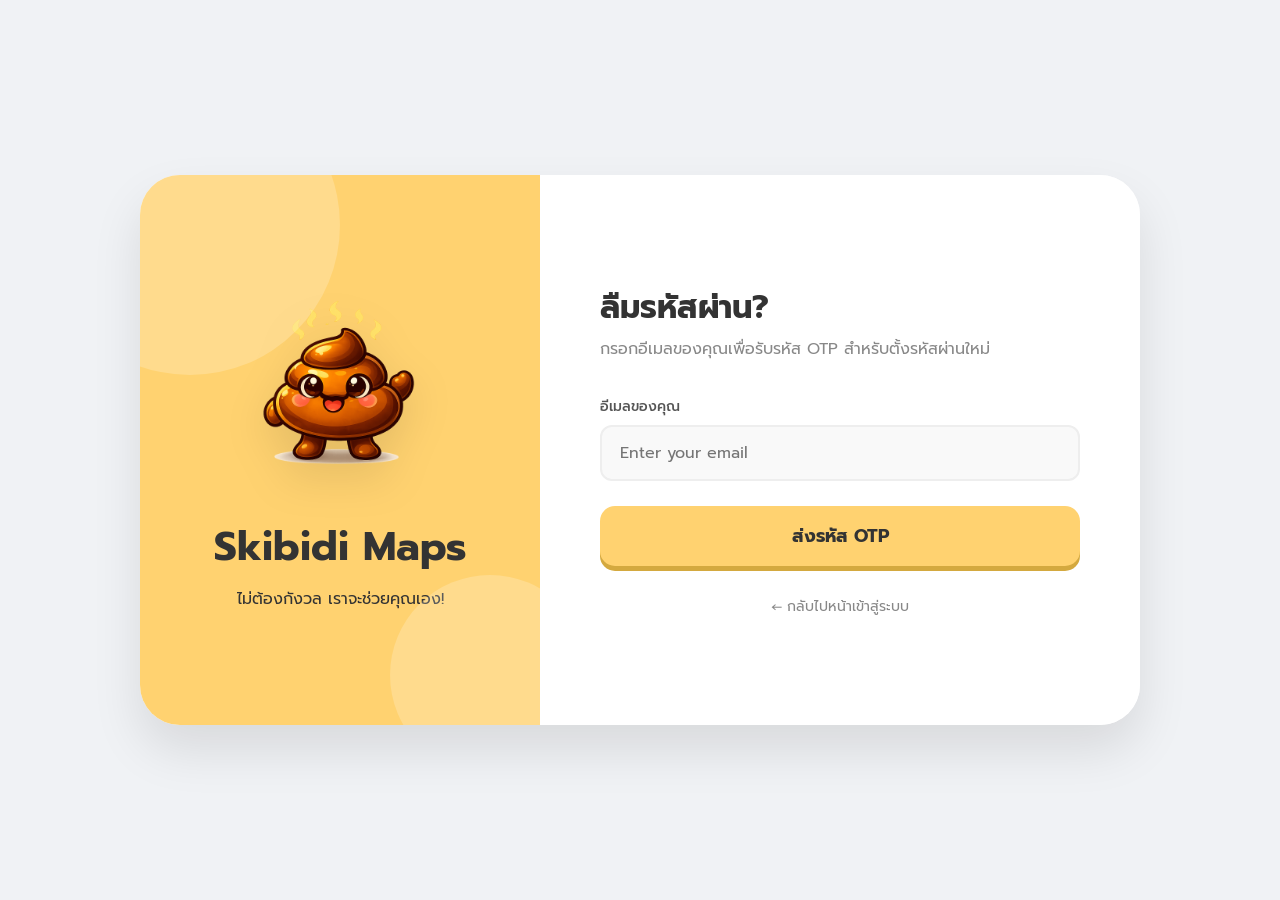
<file: forgot_password.html>
<!DOCTYPE html>
<html lang="en">

<head>
    <meta charset="UTF-8">
    <meta name="viewport" content="width=device-width, initial-scale=1.0">
    <title>Skibidi Maps: Forgot Password</title>
    <link rel="stylesheet" href="style/style.css">
    <link rel="stylesheet" href="style/forgot_password.css">
</head>

<body>

    <div class="forgot-container">
        <div class="forgot-visual">
            <div class="visual-content">
                <img src="image/ChatGPT Image 5 มี.ค. 2569 22_12_29.png" alt="Skibidi Character"
                    class="floating-character">
                <h1>Skibidi Maps</h1>
                <p>ไม่ต้องกังวล เราจะช่วยคุณเอง!</p>
            </div>
            <div class="circle circle-1"></div>
            <div class="circle circle-2"></div>
        </div>

        <div class="forgot-form-side">
            <div class="form-wrapper">
                <h2 class="form-title">ลืมรหัสผ่าน?</h2>
                <p class="subtitle">กรอกอีเมลของคุณเพื่อรับรหัส OTP สำหรับตั้งรหัสผ่านใหม่</p>

                <form id="forgotForm">
                    <div class="input-group">
                        <label for="email">อีเมลของคุณ</label>
                        <input type="email" id="email" placeholder="Enter your email" required>
                    </div>

                    <button type="button" class="btn-send-otp" onclick="sendOTP()">ส่งรหัส OTP</button>
                </form>

                <p class="back-to-login">
                    <a href="login.html">← กลับไปหน้าเข้าสู่ระบบ</a>
                </p>
            </div>
        </div>
    </div>

    <script>
        function sendOTP() {
            const email = document.getElementById('email').value;
            if (email) {
                // จำลองการส่ง OTP และพาไปหน้าถัดไป (เช่นหน้ากรอก OTP)
                alert('ระบบได้ส่งรหัส OTP ไปที่ ' + email + ' แล้ว');
                // window.location.href = 'verify_otp.html';
            } else {
                alert('กรุณากรอกอีเมลของคุณ');
            }
        }
    </script>
</body>

</html>
</file>
<file: style/style.css>
/* 1. แนะนำให้ใช้ Google Fonts เป็นหลักเพื่อให้แสดงผลได้ทุกอุปกรณ์ */
@import url('https://fonts.googleapis.com/css2?family=Prompt:wght@300;400;500;700&display=swap');

/* 2. ส่วน @font-face (เก็บไว้ได้หากคุณมีไฟล์ฟอนต์ในโฟลเดอร์ font จริงๆ) */
@font-face {
  font-family: "Prompt";
  /* ตรวจสอบว่าชื่อโฟลเดอร์และชื่อไฟล์ตัวพิมพ์เล็ก-ใหญ่ตรงกันเป๊ะๆ */
  src: url("../font/Prompt-Regular.ttf") format("truetype");
  font-display: swap;
}

html {
  scroll-behavior: smooth;
}

* {
  margin: 0;
  padding: 0;
  box-sizing: border-box;
}

body {
  margin: 0;
  background: #f4f4f4;
  font-family: "Prompt", sans-serif;
}

input,
button,
select,
textarea,
::placeholder {
  font-family: "Prompt", sans-serif;
}

/* ================= LAYOUT ================= */

.layout {
  display: flex;
  height: 100vh;
}

/* ================= SIDEBAR ================= */

.sidebar {
  width: 280px;
  background: white;
  padding: 30px 20px;
  display: flex;
  flex-direction: column;
  box-shadow: 4px 0 20px rgba(0, 0, 0, 0.1);
  /* gap: 12px; */
  z-index: 1000;
}

.top-section {
  display: flex;
  flex-direction: column;
  gap: 12px;
}

/* ===== LOGO WITH ICON ===== */

.logo {
  display: flex;
  align-items: center;
  gap: 10px;
  /* ระยะห่างระหว่างข้อความกับโลโก้ */
  font-size: 22px;
  font-weight: 600;
}

.logo-icon {
  width: 33px !important;
  height: 33px !important;
  object-fit: contain;
}

/* ================= SEARCH ================= */

.search-box {
  display: flex;
  width: 100%;
  gap: 6px;
  /* 👈 แยก input กับ button */
  margin-bottom: 30px;
  /* 👈 ดัน menu ลง */
}

.search-box input {
  width: 90%;
  padding: 10px;
  border-radius: 8px;
  border: 1px solid #ccc;
}

.search-btn {
  width: 45px;
  /* 👈 ทำให้เป็นสี่เหลี่ยม */
  height: 40px;
  background: #FFD270;
  border: none;
  border-radius: 80%;
  /* 👈 radius 20px */
  display: flex;
  justify-content: center;
  align-items: center;
  cursor: pointer;
  box-shadow: 2px 2px 3px #00000040;
}

/* ================= MENU ================= */

.menu {
  display: flex;
  flex-direction: column;
  gap: 15px;
}

.menu-item {
  padding: 12px 15px;
  border-radius: 10px;
  cursor: pointer;
  background: #f0f0f0;
  transition: all 0.2s ease;
  text-decoration: none;
  color: #000000;

  /* ปุ่มปกติเรียบ */
  box-shadow: none;
  transform: none;
}

.menu-item:hover {
  background: #e5e5e5;
}

/* Active = ปุ่มนูน */
.menu-item.active {
  background: #FFD270;

  transform: translateY(-6px);

  /* 👇 ฐานเข้มด้านล่าง */
  box-shadow:
    0 6px 0 #d4a93f,
    /* ฐานแข็งสีเข้ม */
    0 12px 20px rgba(0, 0, 0, 0.25);
  /* เงาฟุ้ง */
}

/* ================= MAP AREA ================= */

.map-area {
  flex: 1;
  background: #ddd;
  display: flex;
  justify-content: center;
  align-items: center;
  overflow: auto;
  /* หรือใช้ hidden ถ้าคุณจะใช้ Library แผนที่อย่าง Google Maps/Leaflet เพราะพวกนั้นจะจัดการการเลื่อนเอง */
  touch-action: pan-x pan-y;
  /* อนุญาตให้ลากนิ้วในแกน X และ Y ได้เฉพาะในพื้นที่นี้ */
  position: relative;
}

.map-placeholder {
  font-size: 40px;
  color: #777;
}

/* ================= PROFILE BOX ================= */

.profile-box {
  position: fixed;
  top: 20px;
  right: 20px;
  width: 106px;
  height: 106px;
  overflow: hidden;
  background: white;
  box-shadow: 0 10px 25px rgba(0, 0, 0, 0.2);
  z-index: 2000;
  cursor: pointer;
}

.profile-box img {
  width: 100%;
  height: 100%;
  object-fit: cover;
}

/* hover effect */
/* .profile-box:hover {
  transform: translateY(-5px);
  box-shadow: 0 15px 30px rgba(0, 0, 0, 0.3);
} */

/* ================= TOILET FILTER ================= */

.toilet-filter {
  margin-top: 30px;
}

.filter-title {
  font-size: 14px;
  margin-bottom: 10px;
  color: #555;
}

.toilet-options {
  display: flex;
  border: 1px solid #ccc;
}

.toilet-item {
  flex: 1;
  height: 80px;
  display: flex;
  justify-content: center;
  align-items: center;
  font-size: 32px;
  cursor: pointer;
  background: #eee;
  transition: 0.2s ease;
  border-right: 1px solid #ccc;
}

.toilet-item:last-child {
  border-right: none;
}

.toilet-item:hover {
  background: #e5e5e5;
}

.toilet-item.active {
  background: #FFD270;
  border-color: #efc058;
}

/* ================= MOBILE BOTTOM SHEET ================= */

.mobile-bottom-sheet {
  position: fixed;
  bottom: -500px;
  left: 0;
  width: 100%;
  height: 420px;
  background: #ffffff;
  border-radius: 25px 25px 0 0;
  box-shadow: 0 -10px 40px rgba(0, 0, 0, 0.2);
  transition: 0.4s ease;
  touch-action: none;
  z-index: 999;
}

/* ===== HEADER เหลืองด้านบน ===== */

.grab-header {
  width: 100%;
  background: #FFD270;
  padding: 24px 0;
  border-radius: 25px 25px 0 0;
  /* 🔥 โค้งเฉพาะด้านบน */
  display: flex;
  justify-content: center;
  box-shadow: 0 4px 4px #00000040;
  cursor: grab;
}

.grab-header:active {
  cursor: grabbing;
}

/* เส้นขาว ---- */
.grab-line {
  width: 70px;
  height: 6px;
  background: white;
  border-radius: 10px;
}

/* ===== CONTENT ===== */

.bottom-content {
  padding: 40px 30px;
  display: flex;
  flex-direction: column;
  gap: 20px;
}

/* search */
.mobile-search input {
  width: 100%;
  padding: 12px;
  border-radius: 12px;
  border: 1px solid #ccc;
}

/* toilet */
.mobile-toilet {
  display: flex;
  gap: 15px;
}

.mobile-toilet .toilet-item {
  flex: 1;
  text-align: center;
  padding: 12px;
  background: #f1f1f1;
  border-radius: 15px;
  cursor: pointer;
}

/* add pin */
.mobile-add {
  text-decoration: none;
  text-align: center;
  padding: 14px;
  background: #FFD270;
  border-radius: 20px;
  color: white;
  font-weight: 600;
}

/* ================= RESPONSIVE ================= */

@media (max-width:956px) {

  .sidebar {
    display: none;
  }

  .mobile-bottom-sheet {
    bottom: 0;
    /* เลื่อนขึ้น */
  }

  .search-box {
    margin-bottom: 5px;
    /* ตัด margin เดิมออก */
  }

  .toilet-filter {
    margin-top: 10px;
  }
}
</file>
<file: style/forgot_password.css>
/* คล้ายกับ login.css แต่ปรับความสูงให้เหมาะสม */

body {
    margin: 0;
    padding: 0;
    height: 100vh;
    display: flex;
    justify-content: center;
    align-items: center;
    background-color: #f0f2f5;
    font-family: "Prompt", sans-serif;
}

.forgot-container {
    display: flex;
    width: 1000px;
    height: 550px;
    /* ลดความสูงลงเล็กน้อยเพราะเนื้อหาน้อย */
    background: white;
    border-radius: 40px;
    overflow: hidden;
    box-shadow: 0 25px 50px rgba(0, 0, 0, 0.1);
}

.forgot-visual {
    flex: 1;
    background: #FFD270;
    position: relative;
    display: flex;
    justify-content: center;
    align-items: center;
    overflow: hidden;
    color: #333;
    text-align: center;
}

.floating-character {
    width: 200px;
    filter: drop-shadow(0 15px 20px rgba(0, 0, 0, 0.1));
    animation: float 3s ease-in-out infinite;
}

.forgot-visual h1 {
    font-size: 40px;
    margin: 20px 0 10px;
}

.circle {
    position: absolute;
    background: rgba(255, 255, 255, 0.2);
    border-radius: 50%;
}

.circle-1 {
    width: 300px;
    height: 300px;
    top: -100px;
    left: -100px;
}

.circle-2 {
    width: 200px;
    height: 200px;
    bottom: -50px;
    right: -50px;
}

.forgot-form-side {
    flex: 1.2;
    padding: 60px;
    display: flex;
    align-items: center;
    background: white;
}

.form-wrapper {
    width: 100%;
}

.form-title {
    font-size: 32px;
    margin-bottom: 5px;
    color: #333;
}

.subtitle {
    color: #888;
    margin-bottom: 35px;
}

.input-group {
    margin-bottom: 25px;
    display: flex;
    flex-direction: column;
}

.input-group label {
    font-size: 14px;
    font-weight: 500;
    margin-bottom: 8px;
    color: #555;
}

.input-group input {
    padding: 14px 18px;
    border: 2px solid #eee;
    border-radius: 12px;
    background: #f9f9f9;
    font-size: 16px;
    transition: 0.3s;
    font-family: inherit;
    outline: none;
}

.input-group input:focus {
    border-color: #FFD270;
    background: white;
}

.btn-send-otp {
    width: 100%;
    padding: 16px;
    background: #FFD270;
    border: none;
    border-radius: 15px;
    font-size: 18px;
    font-weight: 700;
    color: #333;
    cursor: pointer;
    box-shadow: 0 5px 0 #d4a93f;
    transition: 0.1s;
}

.btn-send-otp:active {
    transform: translateY(3px);
    box-shadow: 0 2px 0 #d4a93f;
}

.back-to-login {
    text-align: center;
    margin-top: 30px;
    font-size: 14px;
}

.back-to-login a {
    color: #888;
    text-decoration: none;
    transition: 0.2s;
}

.back-to-login a:hover {
    color: #1C89E2;
    font-weight: 600;
}

/* ================= MOBILE RESPONSIVE ================= */

@media (max-width: 768px) {
    body {
        background-color: #FFD270;
    }

    .forgot-container {
        flex-direction: column;
        width: 100%;
        height: 100vh;
        border-radius: 0;
    }

    .forgot-visual {
        flex: 0.7;
        background: #FFD270;
        border-bottom-left-radius: 50px;
        box-shadow: 0 5px 4px #00000040;
    }

    .floating-character {
        width: 130px;
    }

    .forgot-visual h1 {
        font-size: 28px;
    }

    .forgot-visual p,
    .circle {
        display: none;
    }

    .forgot-form-side {
        flex: 1.5;
        background: white;
        border-radius: 40px 40px 0 0;
        padding: 0px 30px 40px 30px;
    }
}

@keyframes float {

    0%,
    100% {
        transform: translateY(0);
    }

    50% {
        transform: translateY(-15px);
    }
}
</file>
